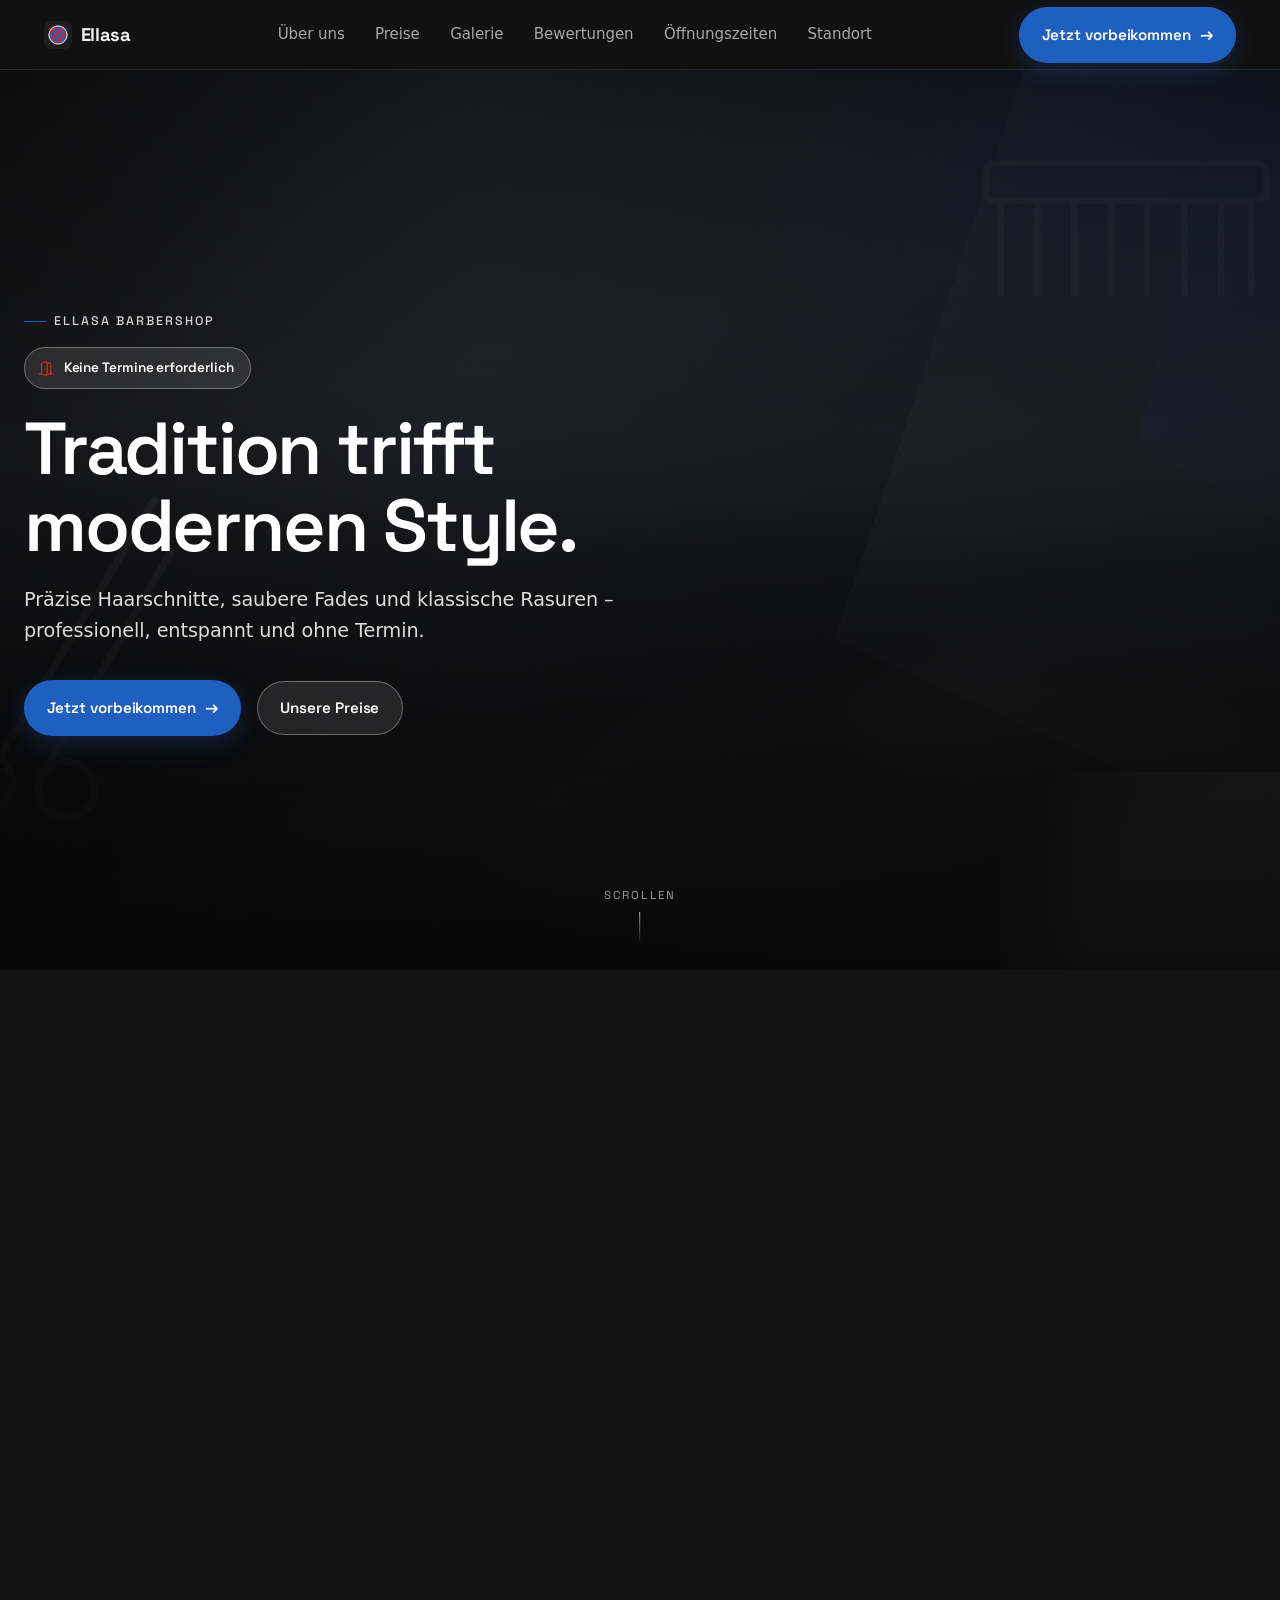
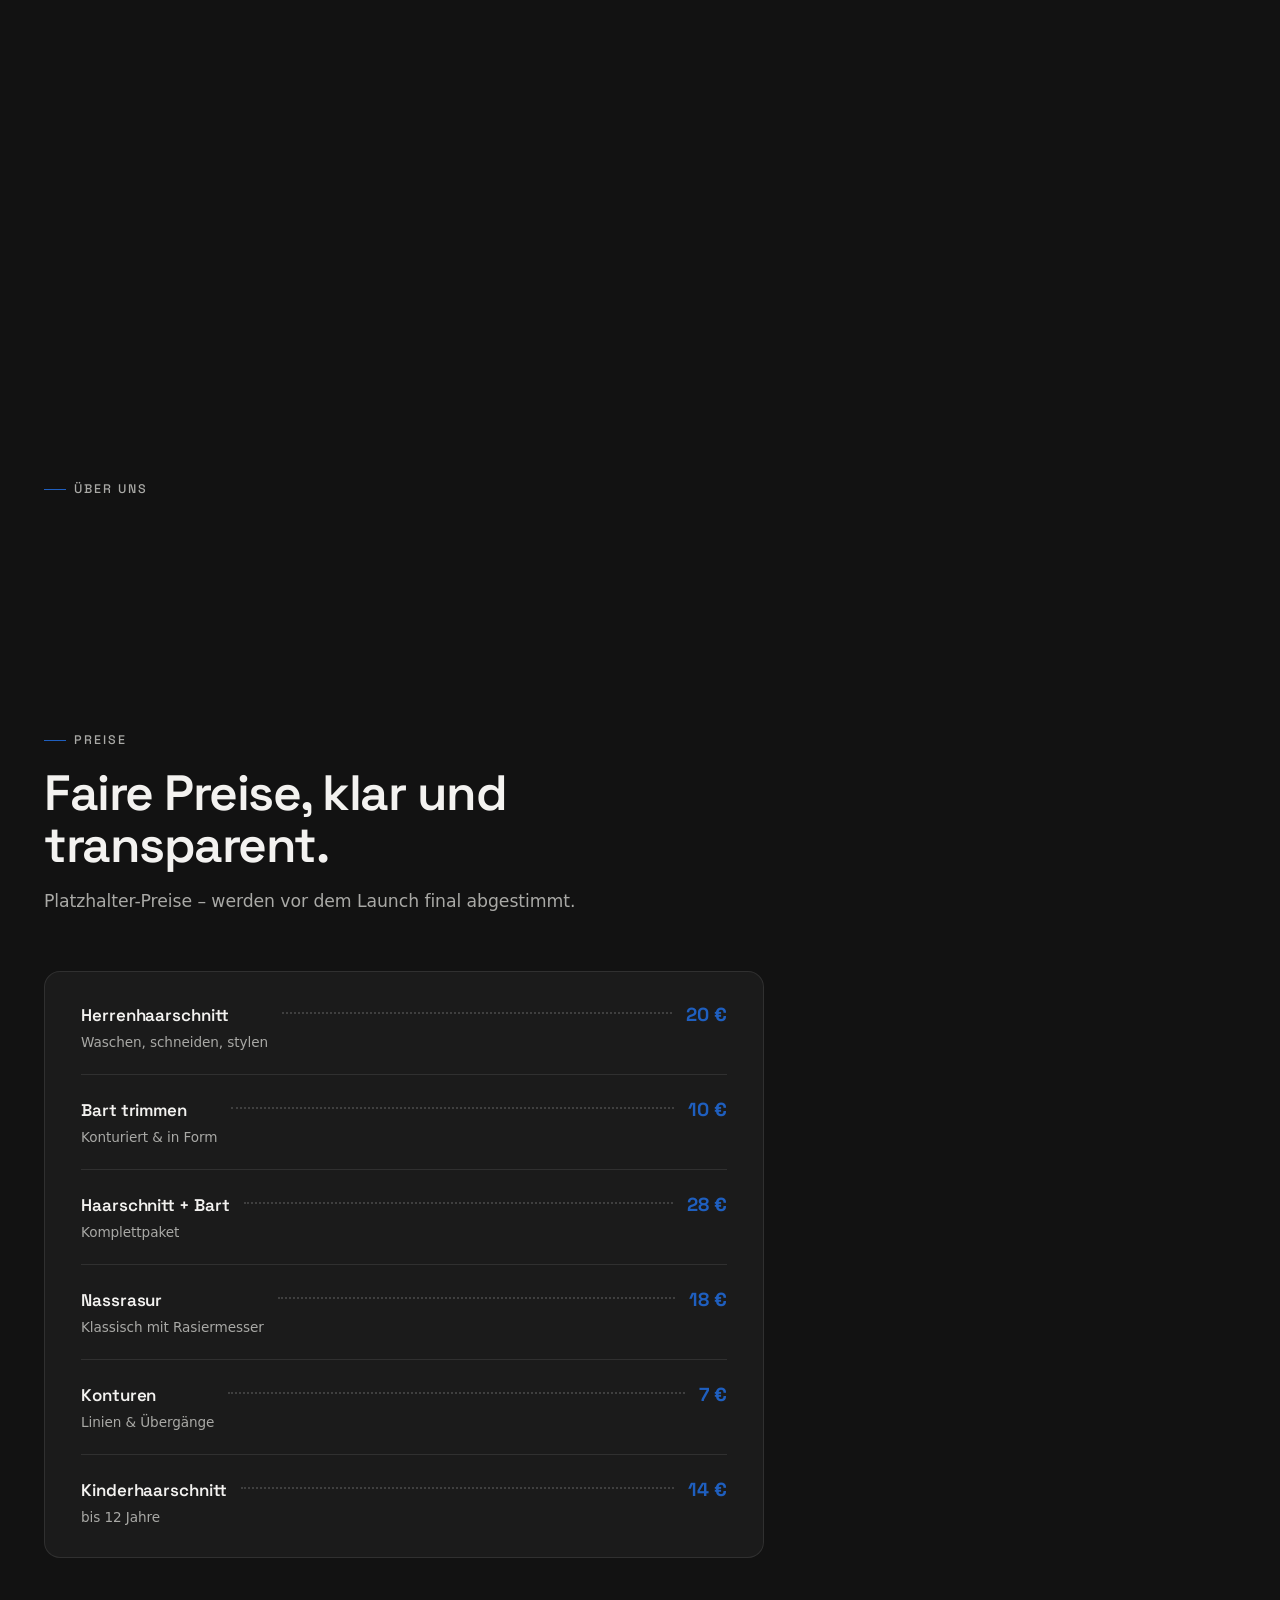
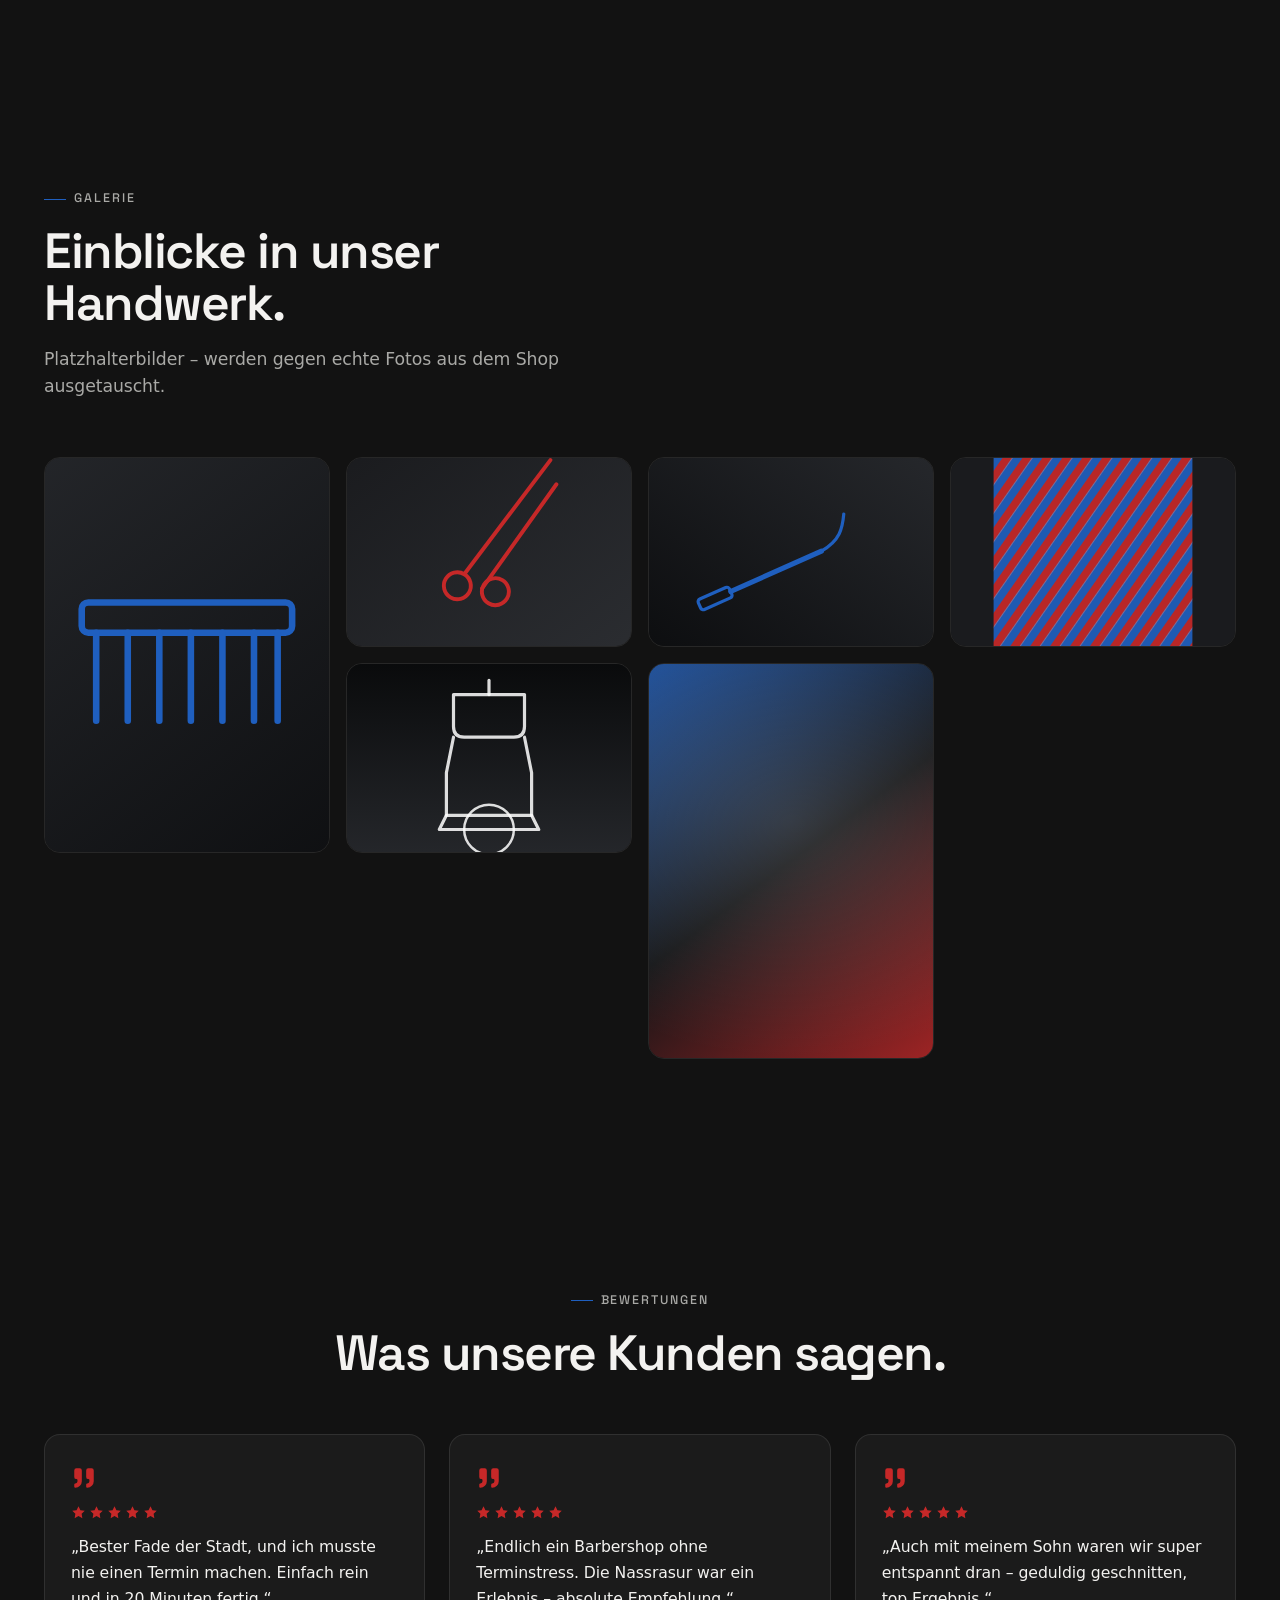
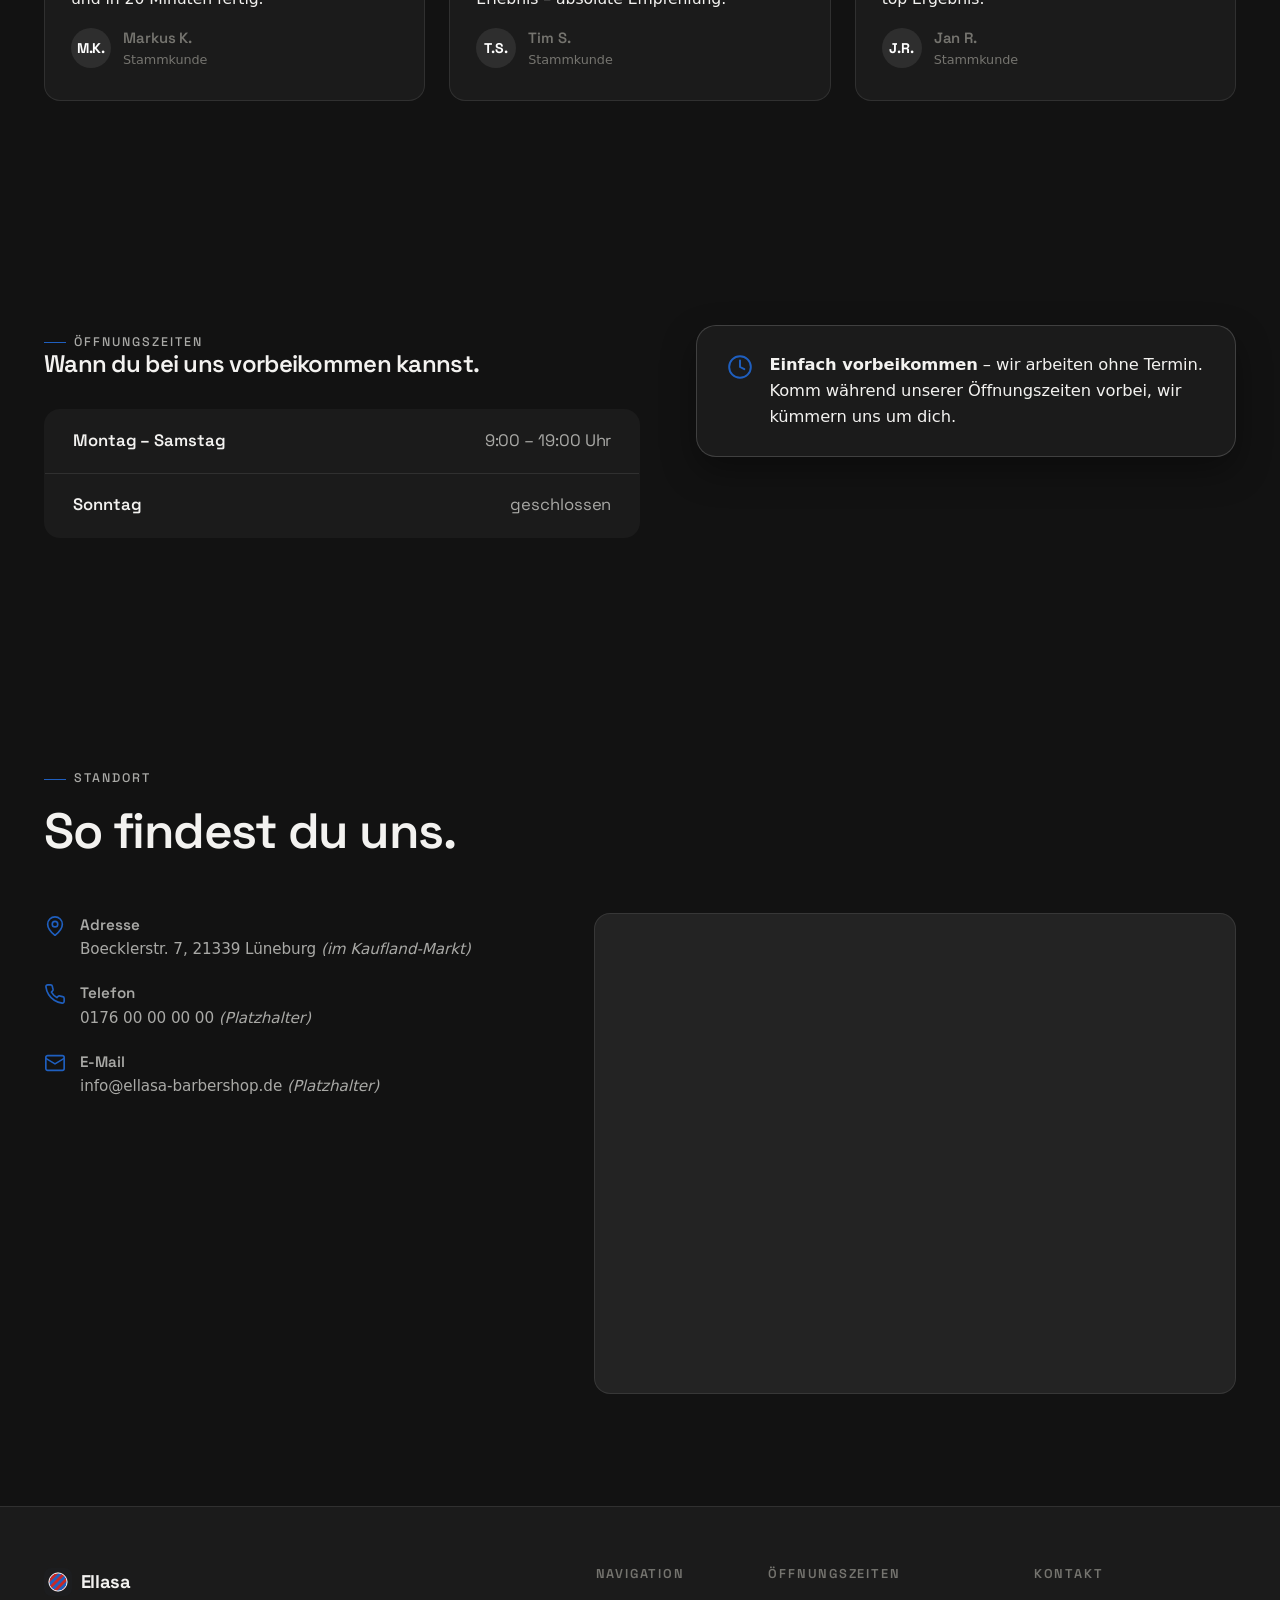
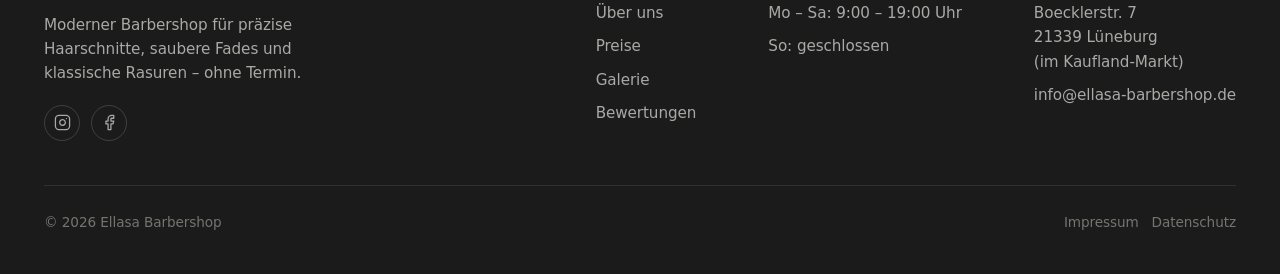
<file: index.html>
<!doctype html>
<html lang="de">
<head>
<meta charset="utf-8" />
<meta name="viewport" content="width=device-width, initial-scale=1" />
<title>Ellasa Barbershop — Tradition trifft modernen Style</title>
<meta name="description" content="Ellasa Barbershop: präzise Haarschnitte, saubere Fades und klassische Rasuren. Professionell, entspannt und ohne Termin — einfach vorbeikommen." />
<!-- Link-only: verhindert, dass Suchmaschinen die Seite listen. Beim offiziellen Launch entfernen. -->
<meta name="robots" content="noindex, nofollow" />

<meta property="og:type" content="website" />
<meta property="og:title" content="Ellasa Barbershop — Tradition trifft modernen Style" />
<meta property="og:description" content="Präzise Haarschnitte, saubere Fades und klassische Rasuren — professionell, entspannt und ohne Termin." />

<link rel="preconnect" href="https://fonts.googleapis.com" />
<link rel="preconnect" href="https://fonts.gstatic.com" crossorigin />
<link href="https://fonts.googleapis.com/css2?family=Space+Grotesk:wght@400;500;600;700&display=swap" rel="stylesheet" />

<link rel="stylesheet" href="styles.css" />
</head>
<body>

<!-- NAV -->
<header class="nav" id="nav">
  <div class="wrap">
    <a href="#top" class="brand" aria-label="Ellasa — Startseite">
      <img class="brand-logo" src="assets/logo.svg" alt="Ellasa Logo" />
      <span>Ellasa</span>
    </a>
    <nav class="nav-links" id="nav-links" aria-label="Hauptnavigation">
      <a href="#ueber">Über uns</a>
      <a href="#preise">Preise</a>
      <a href="#galerie">Galerie</a>
      <a href="#bewertungen">Bewertungen</a>
      <a href="#oeffnungszeiten">Öffnungszeiten</a>
      <a href="#standort">Standort</a>
    </nav>
    <div class="nav-cta">
      <a href="#top" class="btn btn-primary" data-magnetic><span>Jetzt vorbeikommen</span> <span class="btn-arrow">&rarr;</span></a>
      <button class="nav-toggle" id="nav-toggle" aria-expanded="false" aria-controls="nav-links" aria-label="Menü öffnen">
        <svg class="icon-menu" viewBox="0 0 24 24" fill="none" stroke="currentColor" stroke-width="2" stroke-linecap="round" stroke-linejoin="round" aria-hidden="true"><line x1="4" y1="6" x2="20" y2="6"/><line x1="4" y1="12" x2="20" y2="12"/><line x1="4" y1="18" x2="20" y2="18"/></svg>
        <svg class="icon-x" viewBox="0 0 24 24" fill="none" stroke="currentColor" stroke-width="2" stroke-linecap="round" stroke-linejoin="round" aria-hidden="true"><line x1="18" y1="6" x2="6" y2="18"/><line x1="6" y1="6" x2="18" y2="18"/></svg>
      </button>
    </div>
  </div>
</header>

<!-- HERO (sticky, scroll-scrubbed product video) -->
<section class="hero" id="top">
  <div class="hero-stage">
    <div class="hero-media" id="hero-media">
      <!-- Scroll-scrubbed: scrolling through the hero drives the video's playback position (see app.js).
           assets/hero-barber.svg behind it is the instant-paint fallback until the video is ready. -->
      <video id="hero-video" muted playsinline webkit-playsinline preload="auto" poster="assets/hero-barber.svg">
        <source src="assets/hero-clipper.mp4" type="video/mp4" />
      </video>
    </div>
    <!-- Masks the small "Veo" AI-generation watermark burned into the bottom-right corner of the source clip -->
    <div class="hero-watermark-mask" aria-hidden="true"></div>
    <div class="hero-scrim"></div>
    <div class="hero-scrim-2" id="hero-scrim2"></div>

    <div class="hero-content" id="hero-content">
      <span class="eyebrow on-dark">Ellasa Barbershop</span>
      <div class="hero-badges">
        <span class="badge-walkin">
          <svg viewBox="0 0 24 24" fill="none" stroke="currentColor" stroke-width="1.9" stroke-linecap="round" stroke-linejoin="round" aria-hidden="true"><path d="M13 4h3a2 2 0 0 1 2 2v14"/><path d="M2 20h3"/><path d="M13 20h9"/><path d="M10 12v.01"/><path d="M13 4.562v16.157a1 1 0 0 1-1.242.97L5 20V5.562a2 2 0 0 1 1.515-1.94l4-1A2 2 0 0 1 13 4.561Z"/></svg>
          Keine Termine erforderlich
        </span>
      </div>
      <h1>Tradition trifft modernen Style.</h1>
      <p class="hero-sub">Präzise Haarschnitte, saubere Fades und klassische Rasuren – professionell, entspannt und ohne Termin.</p>
      <div class="hero-actions">
        <a href="#oeffnungszeiten" class="btn btn-primary" data-magnetic><span>Jetzt vorbeikommen</span> <span class="btn-arrow">&rarr;</span></a>
        <a href="#preise" class="btn btn-light">Unsere Preise</a>
      </div>
    </div>

    <div class="hero-scrollcue" aria-hidden="true">Scrollen<span></span></div>
  </div>
</section>

<!-- ÜBER ELLASA -->
<section id="ueber">
  <div class="wrap">
    <div class="intro-narrow reveal">
      <span class="eyebrow">Über uns</span>
      <!-- Inhalt folgt -->
    </div>
  </div>
</section>

<!-- PREISE -->
<section id="preise">
  <div class="wrap">
    <div class="sec-head reveal">
      <span class="eyebrow">Preise</span>
      <h2>Faire Preise, klar und transparent.</h2>
      <p>Platzhalter-Preise – werden vor dem Launch final abgestimmt.</p>
    </div>
    <div class="price-list reveal">
      <div class="price-row">
        <span class="price-name">Herrenhaarschnitt<small>Waschen, schneiden, stylen</small></span>
        <span class="price-fill"></span>
        <span class="price-amount">20 €</span>
      </div>
      <div class="price-row">
        <span class="price-name">Bart trimmen<small>Konturiert &amp; in Form</small></span>
        <span class="price-fill"></span>
        <span class="price-amount">10 €</span>
      </div>
      <div class="price-row">
        <span class="price-name">Haarschnitt + Bart<small>Komplettpaket</small></span>
        <span class="price-fill"></span>
        <span class="price-amount">28 €</span>
      </div>
      <div class="price-row">
        <span class="price-name">Nassrasur<small>Klassisch mit Rasiermesser</small></span>
        <span class="price-fill"></span>
        <span class="price-amount">18 €</span>
      </div>
      <div class="price-row">
        <span class="price-name">Konturen<small>Linien &amp; Übergänge</small></span>
        <span class="price-fill"></span>
        <span class="price-amount">7 €</span>
      </div>
      <div class="price-row">
        <span class="price-name">Kinderhaarschnitt<small>bis 12 Jahre</small></span>
        <span class="price-fill"></span>
        <span class="price-amount">14 €</span>
      </div>
    </div>
  </div>
</section>

<!-- GALERIE -->
<section id="galerie">
  <div class="wrap">
    <div class="sec-head reveal">
      <span class="eyebrow">Galerie</span>
      <h2>Einblicke in unser Handwerk.</h2>
      <p>Platzhalterbilder – werden gegen echte Fotos aus dem Shop ausgetauscht.</p>
    </div>
    <!-- Placeholder: swap assets/gallery-1.svg … gallery-6.svg for real photography -->
    <div class="gallery-grid reveal">
      <img class="gallery-item" src="assets/gallery-1.svg" alt="Platzhalter: Kamm-Motiv" loading="lazy" />
      <img class="gallery-item" src="assets/gallery-2.svg" alt="Platzhalter: Scheren-Motiv" loading="lazy" />
      <img class="gallery-item" src="assets/gallery-3.svg" alt="Platzhalter: Rasiermesser-Motiv" loading="lazy" />
      <img class="gallery-item" src="assets/gallery-4.svg" alt="Platzhalter: Barber-Pole-Streifen" loading="lazy" />
      <img class="gallery-item" src="assets/gallery-5.svg" alt="Platzhalter: Barbierstuhl-Silhouette" loading="lazy" />
      <img class="gallery-item" src="assets/gallery-6.svg" alt="Platzhalter: Abstraktes Farbverlaufs-Panel" loading="lazy" />
    </div>
  </div>
</section>

<!-- KUNDENBEWERTUNGEN -->
<section id="bewertungen">
  <div class="wrap">
    <div class="sec-head center reveal">
      <span class="eyebrow">Bewertungen</span>
      <h2>Was unsere Kunden sagen.</h2>
    </div>
    <div class="testimonial-grid">
      <article class="testimonial-card reveal">
        <svg class="quote-mark" viewBox="0 0 24 24" fill="currentColor" aria-hidden="true"><path d="M16 3a2 2 0 0 0-2 2v6a2 2 0 0 0 2 2 1 1 0 0 1 1 1v1a2 2 0 0 1-2 2 1 1 0 0 0-1 1v2a1 1 0 0 0 1 1 6 6 0 0 0 6-6V5a2 2 0 0 0-2-2z"/><path d="M5 3a2 2 0 0 0-2 2v6a2 2 0 0 0 2 2 1 1 0 0 1 1 1v1a2 2 0 0 1-2 2 1 1 0 0 0-1 1v2a1 1 0 0 0 1 1 6 6 0 0 0 6-6V5a2 2 0 0 0-2-2z"/></svg>
        <div class="stars" aria-hidden="true">
          <svg viewBox="0 0 24 24"><polygon points="12 2 15.09 8.26 22 9.27 17 14.14 18.18 21.02 12 17.77 5.82 21.02 7 14.14 2 9.27 8.91 8.26 12 2"/></svg>
          <svg viewBox="0 0 24 24"><polygon points="12 2 15.09 8.26 22 9.27 17 14.14 18.18 21.02 12 17.77 5.82 21.02 7 14.14 2 9.27 8.91 8.26 12 2"/></svg>
          <svg viewBox="0 0 24 24"><polygon points="12 2 15.09 8.26 22 9.27 17 14.14 18.18 21.02 12 17.77 5.82 21.02 7 14.14 2 9.27 8.91 8.26 12 2"/></svg>
          <svg viewBox="0 0 24 24"><polygon points="12 2 15.09 8.26 22 9.27 17 14.14 18.18 21.02 12 17.77 5.82 21.02 7 14.14 2 9.27 8.91 8.26 12 2"/></svg>
          <svg viewBox="0 0 24 24"><polygon points="12 2 15.09 8.26 22 9.27 17 14.14 18.18 21.02 12 17.77 5.82 21.02 7 14.14 2 9.27 8.91 8.26 12 2"/></svg>
        </div>
        <p class="quote">„Bester Fade der Stadt, und ich musste nie einen Termin machen. Einfach rein und in 20 Minuten fertig.“</p>
        <div class="testimonial-author">
          <span class="avatar">M.K.</span>
          <span><b>Markus K.</b><span>Stammkunde</span></span>
        </div>
      </article>
      <article class="testimonial-card reveal">
        <svg class="quote-mark" viewBox="0 0 24 24" fill="currentColor" aria-hidden="true"><path d="M16 3a2 2 0 0 0-2 2v6a2 2 0 0 0 2 2 1 1 0 0 1 1 1v1a2 2 0 0 1-2 2 1 1 0 0 0-1 1v2a1 1 0 0 0 1 1 6 6 0 0 0 6-6V5a2 2 0 0 0-2-2z"/><path d="M5 3a2 2 0 0 0-2 2v6a2 2 0 0 0 2 2 1 1 0 0 1 1 1v1a2 2 0 0 1-2 2 1 1 0 0 0-1 1v2a1 1 0 0 0 1 1 6 6 0 0 0 6-6V5a2 2 0 0 0-2-2z"/></svg>
        <div class="stars" aria-hidden="true">
          <svg viewBox="0 0 24 24"><polygon points="12 2 15.09 8.26 22 9.27 17 14.14 18.18 21.02 12 17.77 5.82 21.02 7 14.14 2 9.27 8.91 8.26 12 2"/></svg>
          <svg viewBox="0 0 24 24"><polygon points="12 2 15.09 8.26 22 9.27 17 14.14 18.18 21.02 12 17.77 5.82 21.02 7 14.14 2 9.27 8.91 8.26 12 2"/></svg>
          <svg viewBox="0 0 24 24"><polygon points="12 2 15.09 8.26 22 9.27 17 14.14 18.18 21.02 12 17.77 5.82 21.02 7 14.14 2 9.27 8.91 8.26 12 2"/></svg>
          <svg viewBox="0 0 24 24"><polygon points="12 2 15.09 8.26 22 9.27 17 14.14 18.18 21.02 12 17.77 5.82 21.02 7 14.14 2 9.27 8.91 8.26 12 2"/></svg>
          <svg viewBox="0 0 24 24"><polygon points="12 2 15.09 8.26 22 9.27 17 14.14 18.18 21.02 12 17.77 5.82 21.02 7 14.14 2 9.27 8.91 8.26 12 2"/></svg>
        </div>
        <p class="quote">„Endlich ein Barbershop ohne Terminstress. Die Nassrasur war ein Erlebnis – absolute Empfehlung.“</p>
        <div class="testimonial-author">
          <span class="avatar">T.S.</span>
          <span><b>Tim S.</b><span>Stammkunde</span></span>
        </div>
      </article>
      <article class="testimonial-card reveal">
        <svg class="quote-mark" viewBox="0 0 24 24" fill="currentColor" aria-hidden="true"><path d="M16 3a2 2 0 0 0-2 2v6a2 2 0 0 0 2 2 1 1 0 0 1 1 1v1a2 2 0 0 1-2 2 1 1 0 0 0-1 1v2a1 1 0 0 0 1 1 6 6 0 0 0 6-6V5a2 2 0 0 0-2-2z"/><path d="M5 3a2 2 0 0 0-2 2v6a2 2 0 0 0 2 2 1 1 0 0 1 1 1v1a2 2 0 0 1-2 2 1 1 0 0 0-1 1v2a1 1 0 0 0 1 1 6 6 0 0 0 6-6V5a2 2 0 0 0-2-2z"/></svg>
        <div class="stars" aria-hidden="true">
          <svg viewBox="0 0 24 24"><polygon points="12 2 15.09 8.26 22 9.27 17 14.14 18.18 21.02 12 17.77 5.82 21.02 7 14.14 2 9.27 8.91 8.26 12 2"/></svg>
          <svg viewBox="0 0 24 24"><polygon points="12 2 15.09 8.26 22 9.27 17 14.14 18.18 21.02 12 17.77 5.82 21.02 7 14.14 2 9.27 8.91 8.26 12 2"/></svg>
          <svg viewBox="0 0 24 24"><polygon points="12 2 15.09 8.26 22 9.27 17 14.14 18.18 21.02 12 17.77 5.82 21.02 7 14.14 2 9.27 8.91 8.26 12 2"/></svg>
          <svg viewBox="0 0 24 24"><polygon points="12 2 15.09 8.26 22 9.27 17 14.14 18.18 21.02 12 17.77 5.82 21.02 7 14.14 2 9.27 8.91 8.26 12 2"/></svg>
          <svg viewBox="0 0 24 24"><polygon points="12 2 15.09 8.26 22 9.27 17 14.14 18.18 21.02 12 17.77 5.82 21.02 7 14.14 2 9.27 8.91 8.26 12 2"/></svg>
        </div>
        <p class="quote">„Auch mit meinem Sohn waren wir super entspannt dran – geduldig geschnitten, top Ergebnis.“</p>
        <div class="testimonial-author">
          <span class="avatar">J.R.</span>
          <span><b>Jan R.</b><span>Stammkunde</span></span>
        </div>
      </article>
    </div>
  </div>
</section>

<!-- ÖFFNUNGSZEITEN -->
<section id="oeffnungszeiten">
  <div class="wrap">
    <div class="hours-layout">
      <div class="reveal">
        <span class="eyebrow">Öffnungszeiten</span>
        <h2>Wann du bei uns vorbeikommen kannst.</h2>
        <table class="hours-table" style="margin-top:2rem">
          <tr><td>Montag – Samstag</td><td>9:00 – 19:00 Uhr</td></tr>
          <tr><td>Sonntag</td><td>geschlossen</td></tr>
        </table>
      </div>
      <div class="callout callout-light reveal">
        <svg viewBox="0 0 24 24" fill="none" stroke="currentColor" stroke-width="1.8" stroke-linecap="round" stroke-linejoin="round" aria-hidden="true"><circle cx="12" cy="12" r="10"/><polyline points="12 6 12 12 16 14"/></svg>
        <p><strong>Einfach vorbeikommen</strong> – wir arbeiten ohne Termin. Komm während unserer Öffnungszeiten vorbei, wir kümmern uns um dich.</p>
      </div>
    </div>
  </div>
</section>

<!-- STANDORT -->
<section id="standort">
  <div class="wrap">
    <div class="sec-head reveal">
      <span class="eyebrow">Standort</span>
      <h2>So findest du uns.</h2>
    </div>
    <div class="location-layout">
      <div class="location-info reveal">
        <div class="row">
          <svg viewBox="0 0 24 24" fill="none" stroke="currentColor" stroke-width="1.8" stroke-linecap="round" stroke-linejoin="round" aria-hidden="true"><path d="M20 10c0 4.993-5.539 10.193-7.399 11.799a1 1 0 0 1-1.202 0C9.539 20.193 4 14.993 4 10a8 8 0 0 1 16 0"/><circle cx="12" cy="10" r="3"/></svg>
          <span><b>Adresse</b><span>Boecklerstr. 7, 21339 Lüneburg <em>(im Kaufland-Markt)</em></span></span>
        </div>
        <div class="row">
          <svg viewBox="0 0 24 24" fill="none" stroke="currentColor" stroke-width="1.8" stroke-linecap="round" stroke-linejoin="round" aria-hidden="true"><path d="M22 16.92v3a2 2 0 0 1-2.18 2 19.79 19.79 0 0 1-8.63-3.07 19.5 19.5 0 0 1-6-6 19.79 19.79 0 0 1-3.07-8.67A2 2 0 0 1 4.11 2h3a2 2 0 0 1 2 1.72c.13.96.36 1.9.7 2.81a2 2 0 0 1-.45 2.11L8.09 9.91a16 16 0 0 0 6 6l1.27-1.27a2 2 0 0 1 2.11-.45c.9.34 1.85.57 2.81.7A2 2 0 0 1 22 16.92Z"/></svg>
          <span><b>Telefon</b><span>0176 00 00 00 00 <em>(Platzhalter)</em></span></span>
        </div>
        <div class="row">
          <svg viewBox="0 0 24 24" fill="none" stroke="currentColor" stroke-width="1.8" stroke-linecap="round" stroke-linejoin="round" aria-hidden="true"><rect x="2" y="4" width="20" height="16" rx="2"/><path d="m22 7-10 6L2 7"/></svg>
          <span><b>E-Mail</b><span>info@ellasa-barbershop.de <em>(Platzhalter)</em></span></span>
        </div>
      </div>
      <div class="map-embed reveal">
        <iframe src="https://www.google.com/maps?q=Boecklerstr.+7,+21339+L%C3%BCneburg&output=embed" title="Standort von Ellasa Barbershop" loading="lazy" referrerpolicy="no-referrer-when-downgrade"></iframe>
      </div>
    </div>
  </div>
</section>

<!-- FOOTER -->
<footer>
  <div class="wrap">
    <div class="foot-top">
      <div class="foot-brand">
        <a href="#top" class="brand" aria-label="Ellasa — Startseite">
          <img class="brand-logo" src="assets/logo.svg" alt="Ellasa Logo" />
          <span>Ellasa</span>
        </a>
        <p>Moderner Barbershop für präzise Haarschnitte, saubere Fades und klassische Rasuren – ohne Termin.</p>
        <div class="foot-social">
          <a href="#" rel="noopener" aria-label="Ellasa auf Instagram"><svg viewBox="0 0 24 24" fill="none" stroke="currentColor" stroke-width="1.8" stroke-linecap="round" stroke-linejoin="round" aria-hidden="true"><rect x="2" y="2" width="20" height="20" rx="5" ry="5"/><path d="M16 11.37A4 4 0 1 1 12.63 8 4 4 0 0 1 16 11.37z"/><line x1="17.5" y1="6.5" x2="17.51" y2="6.5"/></svg></a>
          <a href="#" rel="noopener" aria-label="Ellasa auf Facebook"><svg viewBox="0 0 24 24" fill="none" stroke="currentColor" stroke-width="1.8" stroke-linecap="round" stroke-linejoin="round" aria-hidden="true"><path d="M18 2h-3a5 5 0 0 0-5 5v3H7v4h3v8h4v-8h3l1-4h-4V7a1 1 0 0 1 1-1h3z"/></svg></a>
        </div>
      </div>
      <div class="foot-cols">
        <div class="foot-col">
          <h4>Navigation</h4>
          <a href="#ueber">Über uns</a>
          <a href="#preise">Preise</a>
          <a href="#galerie">Galerie</a>
          <a href="#bewertungen">Bewertungen</a>
        </div>
        <div class="foot-col">
          <h4>Öffnungszeiten</h4>
          <p>Mo – Sa: 9:00 – 19:00 Uhr</p>
          <p>So: geschlossen</p>
        </div>
        <div class="foot-col">
          <h4>Kontakt</h4>
          <p>Boecklerstr. 7<br>21339 Lüneburg<br>(im Kaufland-Markt)</p>
          <a href="mailto:info@ellasa-barbershop.de">info@ellasa-barbershop.de</a>
        </div>
      </div>
    </div>
    <div class="foot-bottom">
      <span>© 2026 Ellasa Barbershop</span>
      <span><a href="impressum.html">Impressum</a> &nbsp; <a href="datenschutz.html">Datenschutz</a></span>
    </div>
  </div>
</footer>

<script src="app.js"></script>
</body>
</html>
</file>
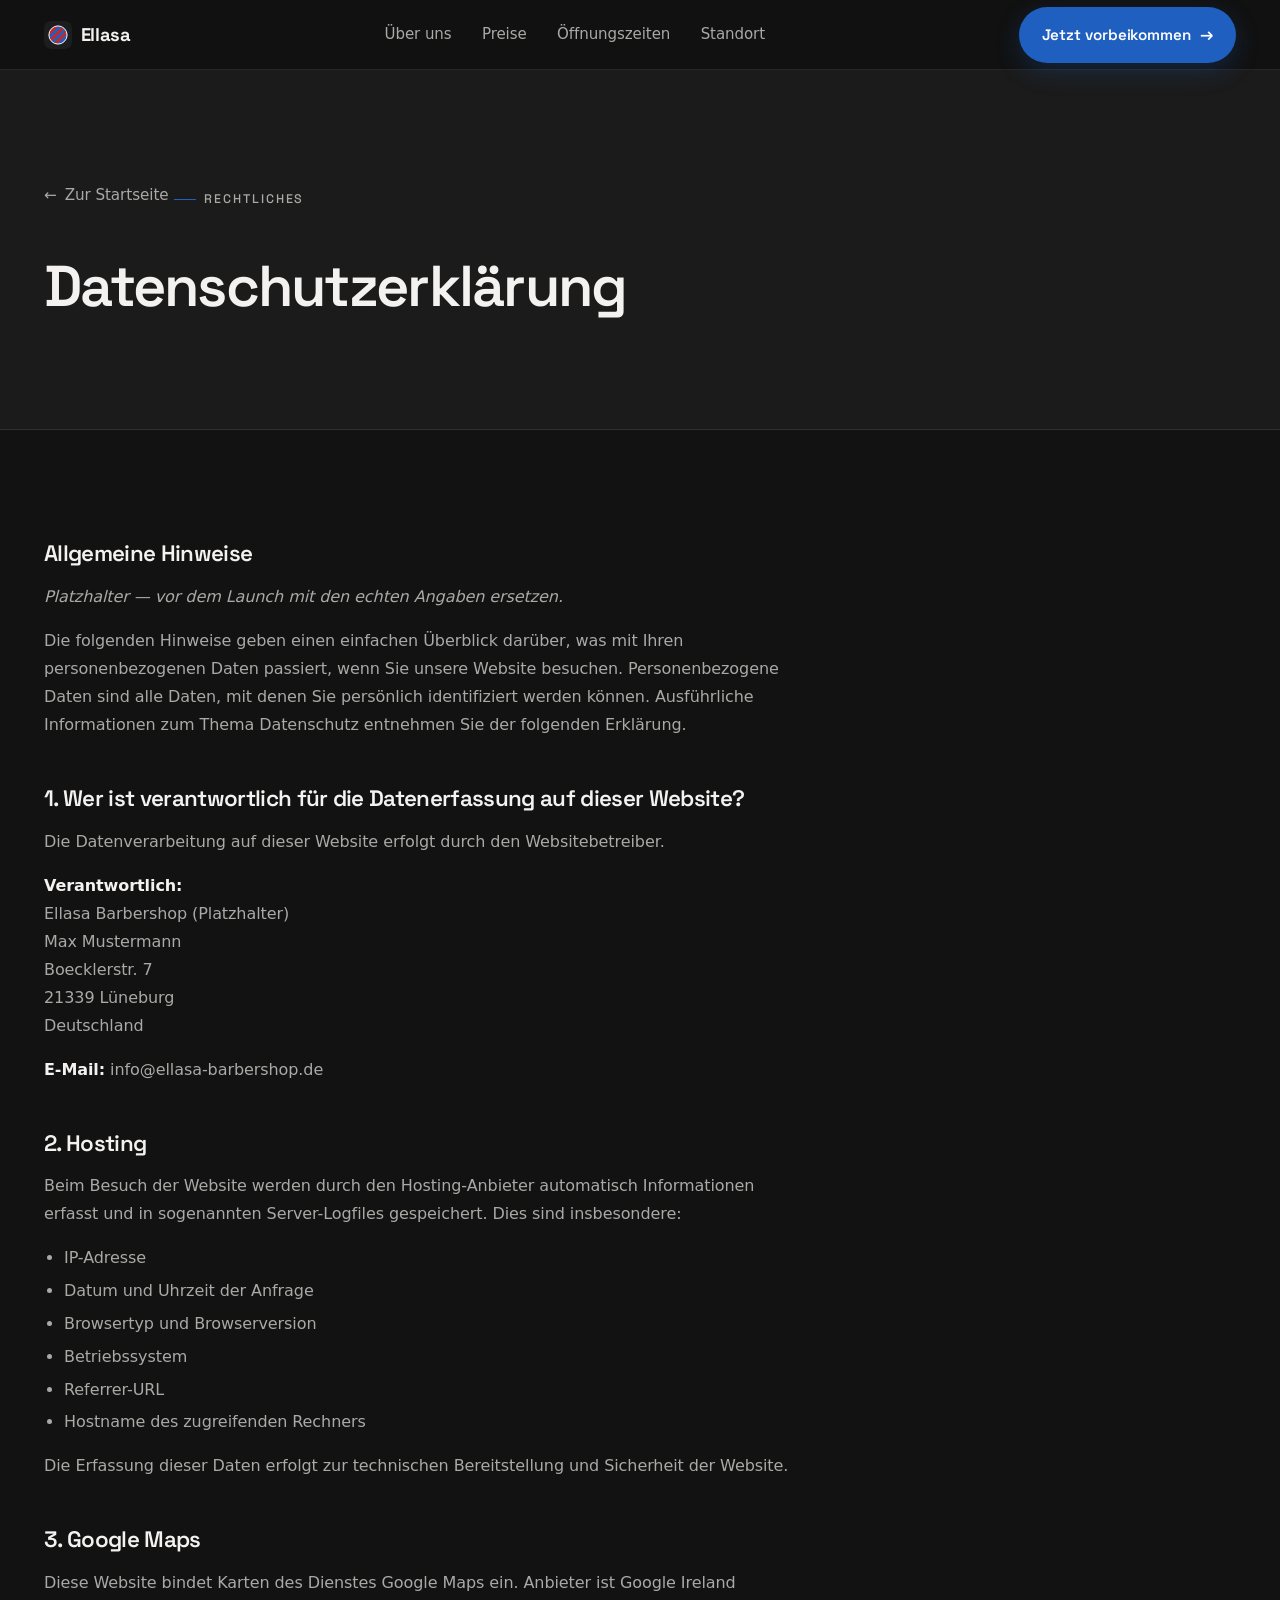
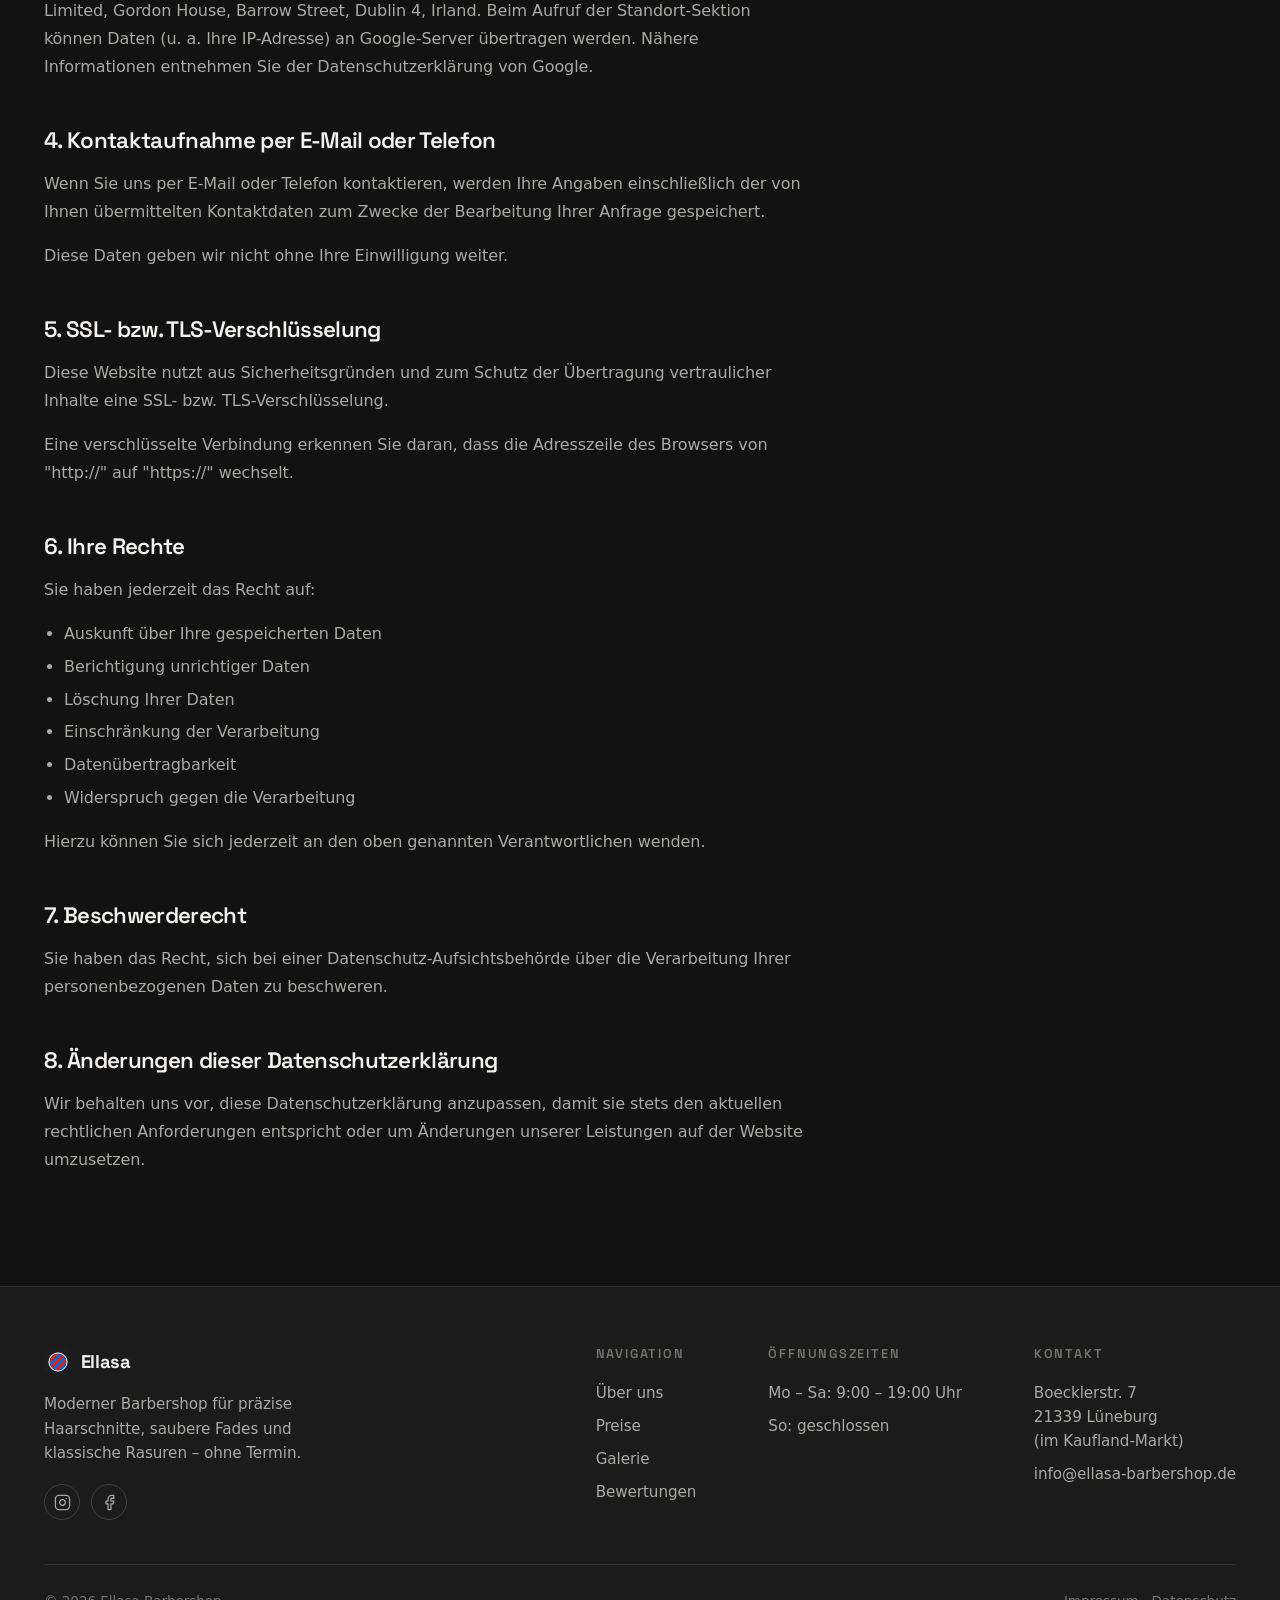
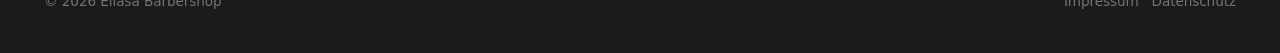
<file: datenschutz.html>
<!doctype html>
<html lang="de">
<head>
<meta charset="utf-8" />
<meta name="viewport" content="width=device-width, initial-scale=1" />
<title>Datenschutz | Ellasa Barbershop</title>
<meta name="description" content="Datenschutzerklärung von Ellasa Barbershop: welche Daten wir erheben und wie wir sie verarbeiten." />
<meta name="robots" content="noindex, nofollow" />
<link rel="preconnect" href="https://fonts.googleapis.com" />
<link rel="preconnect" href="https://fonts.gstatic.com" crossorigin />
<link href="https://fonts.googleapis.com/css2?family=Space+Grotesk:wght@400;500;600;700&display=swap" rel="stylesheet" />
<link rel="stylesheet" href="styles.css" />
</head>
<body>

<header class="nav" id="nav">
  <div class="wrap">
    <a href="index.html" class="brand">
      <img class="brand-logo" src="assets/logo.svg" alt="Ellasa Logo" />
      <span>Ellasa</span>
    </a>
    <nav class="nav-links" id="nav-links">
      <a href="index.html#ueber">Über uns</a>
      <a href="index.html#preise">Preise</a>
      <a href="index.html#oeffnungszeiten">Öffnungszeiten</a>
      <a href="index.html#standort">Standort</a>
    </nav>
    <div class="nav-cta">
      <a href="index.html#top" class="btn btn-primary" data-magnetic><span>Jetzt vorbeikommen</span> <span class="btn-arrow">&rarr;</span></a>
      <button class="nav-toggle" id="nav-toggle" aria-expanded="false" aria-controls="nav-links" aria-label="Menü öffnen">
        <svg class="icon-menu" viewBox="0 0 24 24" fill="none" stroke="currentColor" stroke-width="2" stroke-linecap="round" stroke-linejoin="round" aria-hidden="true"><line x1="4" y1="6" x2="20" y2="6"/><line x1="4" y1="12" x2="20" y2="12"/><line x1="4" y1="18" x2="20" y2="18"/></svg>
        <svg class="icon-x" viewBox="0 0 24 24" fill="none" stroke="currentColor" stroke-width="2" stroke-linecap="round" stroke-linejoin="round" aria-hidden="true"><line x1="18" y1="6" x2="6" y2="18"/><line x1="6" y1="6" x2="18" y2="18"/></svg>
      </button>
    </div>
  </div>
</header>

<!-- PAGE HERO -->
<section class="page-hero">
  <div class="wrap">
    <a href="index.html" class="back-link"><span aria-hidden="true">&larr;</span> Zur Startseite</a>
    <span class="eyebrow">Rechtliches</span>
    <h1>Datenschutzerklärung</h1>
  </div>
</section>

<!-- LEGAL CONTENT (Platzhalter — vor dem Launch mit echten Angaben ersetzen) -->
<section>
  <div class="wrap">
    <div class="legal-wrap">

      <div class="legal-block reveal">
        <h2>Allgemeine Hinweise</h2>
        <p><em>Platzhalter — vor dem Launch mit den echten Angaben ersetzen.</em></p>
        <p>Die folgenden Hinweise geben einen einfachen Überblick darüber, was mit Ihren personenbezogenen Daten passiert, wenn Sie unsere Website besuchen. Personenbezogene Daten sind alle Daten, mit denen Sie persönlich identifiziert werden können. Ausführliche Informationen zum Thema Datenschutz entnehmen Sie der folgenden Erklärung.</p>
      </div>

      <div class="legal-block reveal">
        <h2>1. Wer ist verantwortlich für die Datenerfassung auf dieser Website?</h2>
        <p>Die Datenverarbeitung auf dieser Website erfolgt durch den Websitebetreiber.</p>
        <p>
          <strong>Verantwortlich:</strong><br />
          Ellasa Barbershop (Platzhalter)<br />
          Max Mustermann<br />
          Boecklerstr. 7<br />
          21339 Lüneburg<br />
          Deutschland
        </p>
        <p><strong>E-Mail:</strong> info@ellasa-barbershop.de</p>
      </div>

      <div class="legal-block reveal">
        <h2>2. Hosting</h2>
        <p>Beim Besuch der Website werden durch den Hosting-Anbieter automatisch Informationen erfasst und in sogenannten Server-Logfiles gespeichert. Dies sind insbesondere:</p>
        <ul>
          <li>IP-Adresse</li>
          <li>Datum und Uhrzeit der Anfrage</li>
          <li>Browsertyp und Browserversion</li>
          <li>Betriebssystem</li>
          <li>Referrer-URL</li>
          <li>Hostname des zugreifenden Rechners</li>
        </ul>
        <p>Die Erfassung dieser Daten erfolgt zur technischen Bereitstellung und Sicherheit der Website.</p>
      </div>

      <div class="legal-block reveal">
        <h2>3. Google Maps</h2>
        <p>Diese Website bindet Karten des Dienstes Google Maps ein. Anbieter ist Google Ireland Limited, Gordon House, Barrow Street, Dublin 4, Irland. Beim Aufruf der Standort-Sektion können Daten (u. a. Ihre IP-Adresse) an Google-Server übertragen werden. Nähere Informationen entnehmen Sie der Datenschutzerklärung von Google.</p>
      </div>

      <div class="legal-block reveal">
        <h2>4. Kontaktaufnahme per E-Mail oder Telefon</h2>
        <p>Wenn Sie uns per E-Mail oder Telefon kontaktieren, werden Ihre Angaben einschließlich der von Ihnen übermittelten Kontaktdaten zum Zwecke der Bearbeitung Ihrer Anfrage gespeichert.</p>
        <p>Diese Daten geben wir nicht ohne Ihre Einwilligung weiter.</p>
      </div>

      <div class="legal-block reveal">
        <h2>5. SSL- bzw. TLS-Verschlüsselung</h2>
        <p>Diese Website nutzt aus Sicherheitsgründen und zum Schutz der Übertragung vertraulicher Inhalte eine SSL- bzw. TLS-Verschlüsselung.</p>
        <p>Eine verschlüsselte Verbindung erkennen Sie daran, dass die Adresszeile des Browsers von "http://" auf "https://" wechselt.</p>
      </div>

      <div class="legal-block reveal">
        <h2>6. Ihre Rechte</h2>
        <p>Sie haben jederzeit das Recht auf:</p>
        <ul>
          <li>Auskunft über Ihre gespeicherten Daten</li>
          <li>Berichtigung unrichtiger Daten</li>
          <li>Löschung Ihrer Daten</li>
          <li>Einschränkung der Verarbeitung</li>
          <li>Datenübertragbarkeit</li>
          <li>Widerspruch gegen die Verarbeitung</li>
        </ul>
        <p>Hierzu können Sie sich jederzeit an den oben genannten Verantwortlichen wenden.</p>
      </div>

      <div class="legal-block reveal">
        <h2>7. Beschwerderecht</h2>
        <p>Sie haben das Recht, sich bei einer Datenschutz-Aufsichtsbehörde über die Verarbeitung Ihrer personenbezogenen Daten zu beschweren.</p>
      </div>

      <div class="legal-block reveal">
        <h2>8. Änderungen dieser Datenschutzerklärung</h2>
        <p>Wir behalten uns vor, diese Datenschutzerklärung anzupassen, damit sie stets den aktuellen rechtlichen Anforderungen entspricht oder um Änderungen unserer Leistungen auf der Website umzusetzen.</p>
      </div>

    </div>
  </div>
</section>

<!-- FOOTER -->
<footer>
  <div class="wrap">
    <div class="foot-top">
      <div class="foot-brand">
        <div class="brand">
          <img class="brand-logo" src="assets/logo.svg" alt="Ellasa Logo" />
          <span>Ellasa</span>
        </div>
        <p>Moderner Barbershop für präzise Haarschnitte, saubere Fades und klassische Rasuren – ohne Termin.</p>
        <div class="foot-social">
          <a href="#" rel="noopener" aria-label="Ellasa auf Instagram"><svg viewBox="0 0 24 24" fill="none" stroke="currentColor" stroke-width="1.8" stroke-linecap="round" stroke-linejoin="round" aria-hidden="true"><rect x="2" y="2" width="20" height="20" rx="5" ry="5"/><path d="M16 11.37A4 4 0 1 1 12.63 8 4 4 0 0 1 16 11.37z"/><line x1="17.5" y1="6.5" x2="17.51" y2="6.5"/></svg></a>
          <a href="#" rel="noopener" aria-label="Ellasa auf Facebook"><svg viewBox="0 0 24 24" fill="none" stroke="currentColor" stroke-width="1.8" stroke-linecap="round" stroke-linejoin="round" aria-hidden="true"><path d="M18 2h-3a5 5 0 0 0-5 5v3H7v4h3v8h4v-8h3l1-4h-4V7a1 1 0 0 1 1-1h3z"/></svg></a>
        </div>
      </div>
      <div class="foot-cols">
        <div class="foot-col">
          <h4>Navigation</h4>
          <a href="index.html#ueber">Über uns</a>
          <a href="index.html#preise">Preise</a>
          <a href="index.html#galerie">Galerie</a>
          <a href="index.html#bewertungen">Bewertungen</a>
        </div>
        <div class="foot-col">
          <h4>Öffnungszeiten</h4>
          <p>Mo – Sa: 9:00 – 19:00 Uhr</p>
          <p>So: geschlossen</p>
        </div>
        <div class="foot-col">
          <h4>Kontakt</h4>
          <p>Boecklerstr. 7<br>21339 Lüneburg<br>(im Kaufland-Markt)</p>
          <a href="mailto:info@ellasa-barbershop.de">info@ellasa-barbershop.de</a>
        </div>
      </div>
    </div>
    <div class="foot-bottom">
      <span>© 2026 Ellasa Barbershop</span>
      <span><a href="impressum.html">Impressum</a> &nbsp; <a href="datenschutz.html">Datenschutz</a></span>
    </div>
  </div>
</footer>

<script src="app.js"></script>
</body>
</html>
</file>
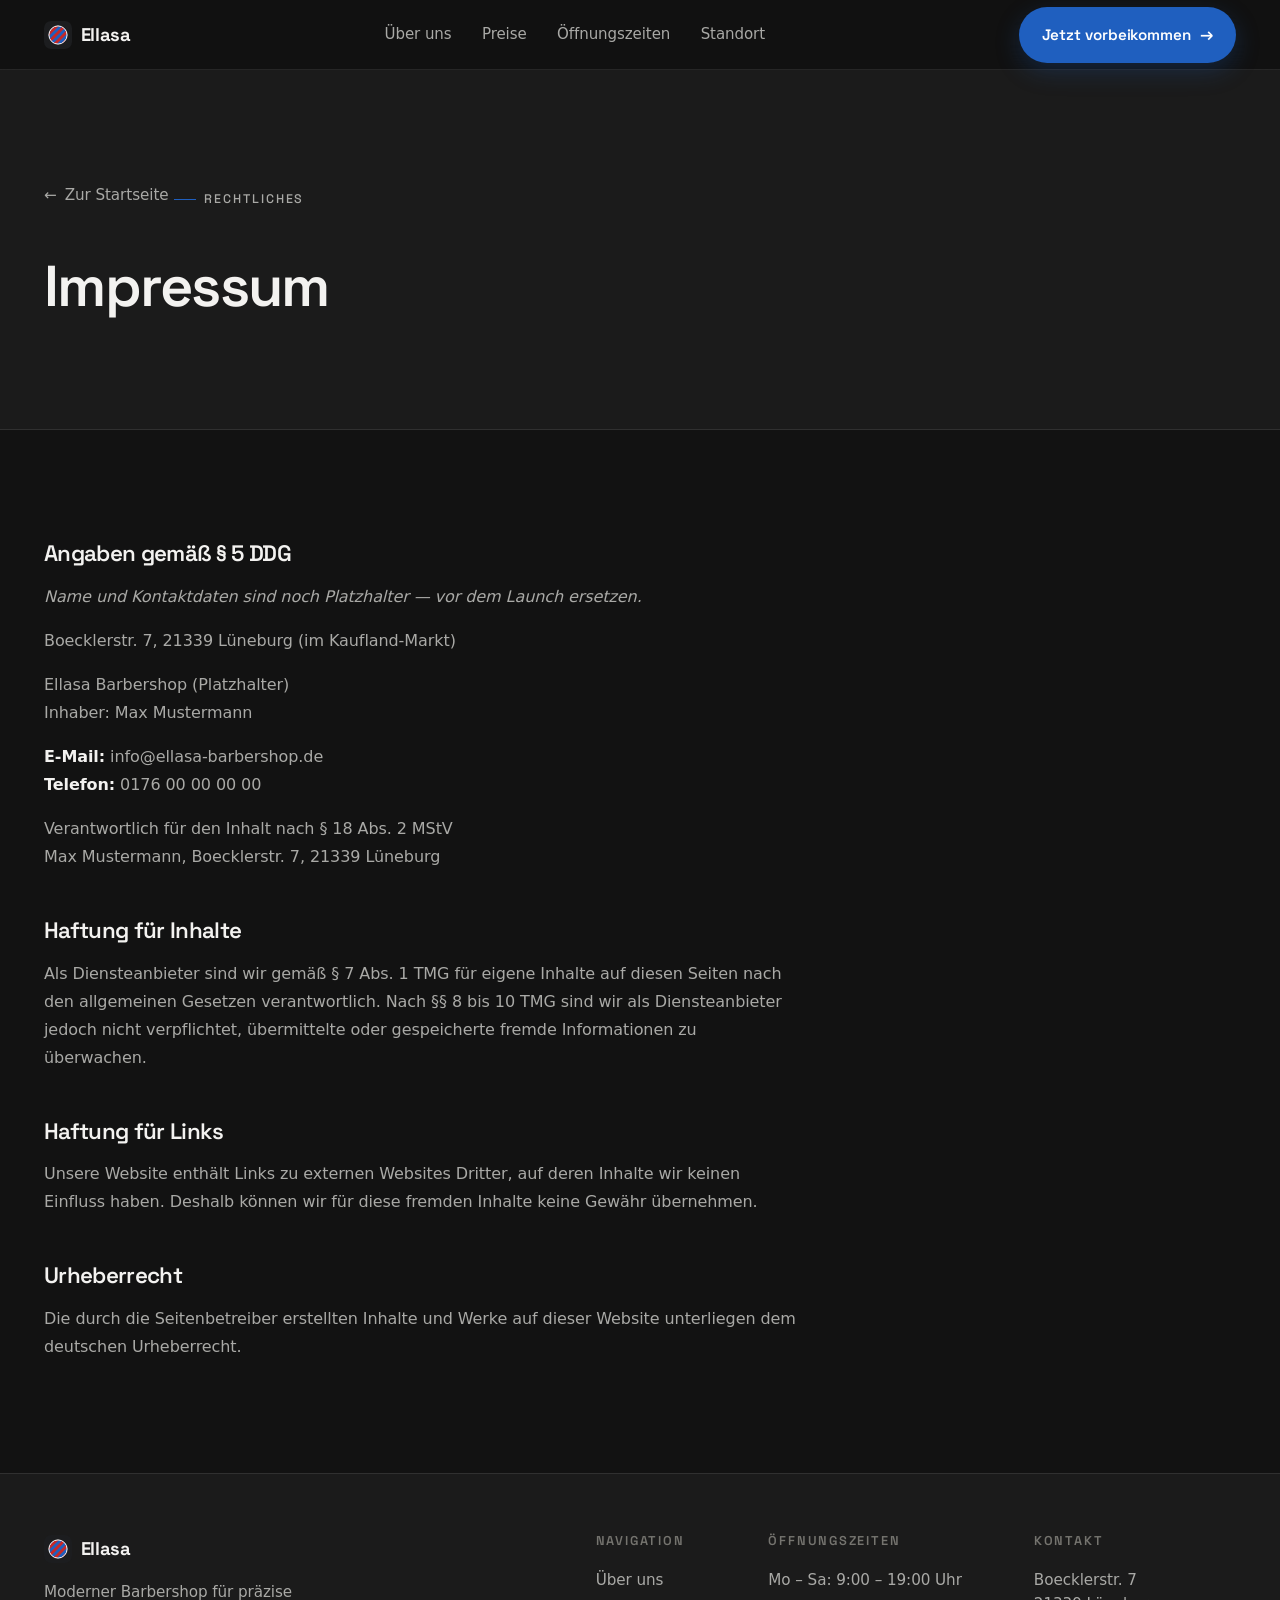
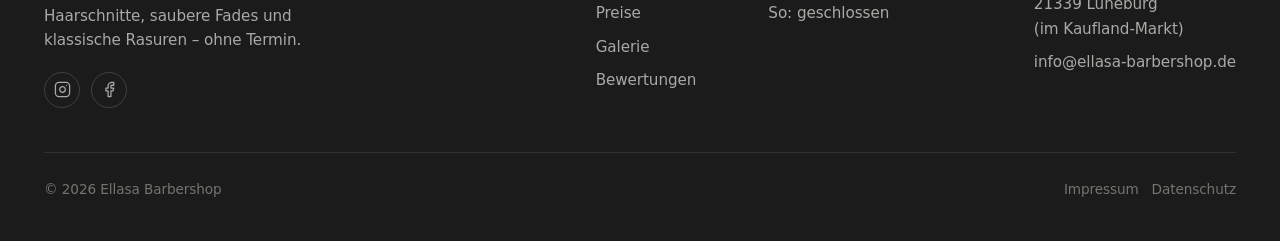
<file: impressum.html>
<!doctype html>
<html lang="de">
<head>
<meta charset="utf-8" />
<meta name="viewport" content="width=device-width, initial-scale=1" />
<title>Impressum | Ellasa Barbershop</title>
<meta name="description" content="Impressum von Ellasa Barbershop gemäß § 5 DDG." />
<meta name="robots" content="noindex, nofollow" />
<link rel="preconnect" href="https://fonts.googleapis.com" />
<link rel="preconnect" href="https://fonts.gstatic.com" crossorigin />
<link href="https://fonts.googleapis.com/css2?family=Space+Grotesk:wght@400;500;600;700&display=swap" rel="stylesheet" />
<link rel="stylesheet" href="styles.css" />
</head>
<body>

<header class="nav" id="nav">
  <div class="wrap">
    <a href="index.html" class="brand">
      <img class="brand-logo" src="assets/logo.svg" alt="Ellasa Logo" />
      <span>Ellasa</span>
    </a>
    <nav class="nav-links" id="nav-links">
      <a href="index.html#ueber">Über uns</a>
      <a href="index.html#preise">Preise</a>
      <a href="index.html#oeffnungszeiten">Öffnungszeiten</a>
      <a href="index.html#standort">Standort</a>
    </nav>
    <div class="nav-cta">
      <a href="index.html#top" class="btn btn-primary" data-magnetic><span>Jetzt vorbeikommen</span> <span class="btn-arrow">&rarr;</span></a>
      <button class="nav-toggle" id="nav-toggle" aria-expanded="false" aria-controls="nav-links" aria-label="Menü öffnen">
        <svg class="icon-menu" viewBox="0 0 24 24" fill="none" stroke="currentColor" stroke-width="2" stroke-linecap="round" stroke-linejoin="round" aria-hidden="true"><line x1="4" y1="6" x2="20" y2="6"/><line x1="4" y1="12" x2="20" y2="12"/><line x1="4" y1="18" x2="20" y2="18"/></svg>
        <svg class="icon-x" viewBox="0 0 24 24" fill="none" stroke="currentColor" stroke-width="2" stroke-linecap="round" stroke-linejoin="round" aria-hidden="true"><line x1="18" y1="6" x2="6" y2="18"/><line x1="6" y1="6" x2="18" y2="18"/></svg>
      </button>
    </div>
  </div>
</header>

<!-- PAGE HERO -->
<section class="page-hero">
  <div class="wrap">
    <a href="index.html" class="back-link"><span aria-hidden="true">&larr;</span> Zur Startseite</a>
    <span class="eyebrow">Rechtliches</span>
    <h1>Impressum</h1>
  </div>
</section>

<!-- LEGAL CONTENT (Platzhalter — vor dem Launch mit echten Angaben ersetzen) -->
<section>
  <div class="wrap">
    <div class="legal-wrap">

      <div class="legal-block reveal">
        <h2>Angaben gemäß § 5 DDG</h2>
        <p><em>Name und Kontaktdaten sind noch Platzhalter — vor dem Launch ersetzen.</em></p>
        <p>Boecklerstr. 7, 21339 Lüneburg (im Kaufland-Markt)</p>
        <p>
          Ellasa Barbershop (Platzhalter)<br />
          Inhaber: Max Mustermann
        </p>
        <p>
          <strong>E-Mail:</strong> info@ellasa-barbershop.de<br />
          <strong>Telefon:</strong> 0176 00 00 00 00
        </p>
        <p>
          Verantwortlich für den Inhalt nach § 18 Abs. 2 MStV<br />
          Max Mustermann, Boecklerstr. 7, 21339 Lüneburg
        </p>
      </div>

      <div class="legal-block reveal">
        <h2>Haftung für Inhalte</h2>
        <p>Als Diensteanbieter sind wir gemäß § 7 Abs. 1 TMG für eigene Inhalte auf diesen Seiten nach den allgemeinen Gesetzen verantwortlich. Nach §§ 8 bis 10 TMG sind wir als Diensteanbieter jedoch nicht verpflichtet, übermittelte oder gespeicherte fremde Informationen zu überwachen.</p>
      </div>

      <div class="legal-block reveal">
        <h2>Haftung für Links</h2>
        <p>Unsere Website enthält Links zu externen Websites Dritter, auf deren Inhalte wir keinen Einfluss haben. Deshalb können wir für diese fremden Inhalte keine Gewähr übernehmen.</p>
      </div>

      <div class="legal-block reveal">
        <h2>Urheberrecht</h2>
        <p>Die durch die Seitenbetreiber erstellten Inhalte und Werke auf dieser Website unterliegen dem deutschen Urheberrecht.</p>
      </div>

    </div>
  </div>
</section>

<!-- FOOTER -->
<footer>
  <div class="wrap">
    <div class="foot-top">
      <div class="foot-brand">
        <div class="brand">
          <img class="brand-logo" src="assets/logo.svg" alt="Ellasa Logo" />
          <span>Ellasa</span>
        </div>
        <p>Moderner Barbershop für präzise Haarschnitte, saubere Fades und klassische Rasuren – ohne Termin.</p>
        <div class="foot-social">
          <a href="#" rel="noopener" aria-label="Ellasa auf Instagram"><svg viewBox="0 0 24 24" fill="none" stroke="currentColor" stroke-width="1.8" stroke-linecap="round" stroke-linejoin="round" aria-hidden="true"><rect x="2" y="2" width="20" height="20" rx="5" ry="5"/><path d="M16 11.37A4 4 0 1 1 12.63 8 4 4 0 0 1 16 11.37z"/><line x1="17.5" y1="6.5" x2="17.51" y2="6.5"/></svg></a>
          <a href="#" rel="noopener" aria-label="Ellasa auf Facebook"><svg viewBox="0 0 24 24" fill="none" stroke="currentColor" stroke-width="1.8" stroke-linecap="round" stroke-linejoin="round" aria-hidden="true"><path d="M18 2h-3a5 5 0 0 0-5 5v3H7v4h3v8h4v-8h3l1-4h-4V7a1 1 0 0 1 1-1h3z"/></svg></a>
        </div>
      </div>
      <div class="foot-cols">
        <div class="foot-col">
          <h4>Navigation</h4>
          <a href="index.html#ueber">Über uns</a>
          <a href="index.html#preise">Preise</a>
          <a href="index.html#galerie">Galerie</a>
          <a href="index.html#bewertungen">Bewertungen</a>
        </div>
        <div class="foot-col">
          <h4>Öffnungszeiten</h4>
          <p>Mo – Sa: 9:00 – 19:00 Uhr</p>
          <p>So: geschlossen</p>
        </div>
        <div class="foot-col">
          <h4>Kontakt</h4>
          <p>Boecklerstr. 7<br>21339 Lüneburg<br>(im Kaufland-Markt)</p>
          <a href="mailto:info@ellasa-barbershop.de">info@ellasa-barbershop.de</a>
        </div>
      </div>
    </div>
    <div class="foot-bottom">
      <span>© 2026 Ellasa Barbershop</span>
      <span><a href="impressum.html">Impressum</a> &nbsp; <a href="datenschutz.html">Datenschutz</a></span>
    </div>
  </div>
</footer>

<script src="app.js"></script>
</body>
</html>
</file>
<file: styles.css>
/* ============================================================
   Ellasa — Barbershop
   Design system (forked from the house style used across the sites,
   see bahn-bildung-nord/styles.css).
   Theme: DARK throughout — small, grounded neighbourhood barbershop
   feel rather than a light corporate look. The hero's photo-texture
   background and the rest of the page now share the same dark base,
   with cards one step lighter for layering.
   Accents: TWO — barber-blue is the PRIMARY accent used everywhere
   siblings use their one accent (buttons, links, focus, eyebrow rule).
   barber-red is a SECONDARY, sparing highlight used only at named
   touchpoints (alternating icon-tiles, step numbers, star ratings,
   quote marks) — never as a page-wide recurring color.
   Fonts: Space Grotesk (display) + system sans (body).
   ============================================================ */

:root{
  --bg:          #121212;   /* near-black — page body */
  --bg-2:        #1b1b1b;   /* elevated surface / cards */
  --bg-3:        #232323;   /* tinted band, one step up from bg-2 */
  --ink:         #2e2e2e;   /* dark neutral block, for tiles/avatars on cards */
  --text:        #f3f2f0;
  --muted:       #a9a9a6;
  --muted-2:     #75746f;
  --line:        rgba(255,255,255,.09);
  --line-2:      rgba(255,255,255,.16);

  --accent:      #1F5FBF;   /* barber-blue — primary accent */
  --accent-hover:#3572cc;
  --accent-ink:  #ffffff;

  --accent-2:      #C62828; /* barber-red — secondary, sparing accent */
  --accent-2-hover:#d94040;
  --accent-2-ink:  #ffffff;

  --steel:       #2b2d31;   /* deep steel for hero texture */
  --radius:      16px;
  --radius-sm:   10px;
  --maxw:        1240px;
  --ease:        cubic-bezier(.16,1,.3,1);
  --sans:        system-ui, -apple-system, "Segoe UI", Roboto, Helvetica, Arial, sans-serif;
  --display:     "Space Grotesk", var(--sans);
}

*{ box-sizing:border-box; }
html{ scroll-behavior:smooth; -webkit-text-size-adjust:100%; }
body{
  margin:0; background:var(--bg); color:var(--text);
  font-family:var(--sans); font-size:16px; line-height:1.6; letter-spacing:-.005em;
  -webkit-font-smoothing:antialiased;
  /* No overflow-x here on purpose: Safari/WebKit silently breaks
     position:sticky on any descendant (the hero's pinned video stage)
     when an ancestor has overflow set to anything but visible. The
     hero-stage clips its own -4% media bleed itself, so nothing here
     actually needs body-level clipping. */
}
h1,h2,h3,h4{ font-family:var(--display); font-weight:600; line-height:1.04; letter-spacing:-.03em; margin:0; }
p{ margin:0; }
a{ color:inherit; text-decoration:none; }
img,svg,video,iframe{ display:block; max-width:100%; }
.wrap{ width:100%; max-width:var(--maxw); margin:0 auto; padding:0 24px; }
.muted{ color:var(--muted); }
.accent{ color:var(--accent); }
section[id]{ scroll-margin-top:88px; }

/* ---------- buttons (pill) ---------- */
.btn{
  display:inline-flex; align-items:center; gap:.55rem;
  font-family:var(--display); font-weight:600; font-size:.95rem;
  padding:.85rem 1.4rem; border-radius:999px; border:1px solid transparent; cursor:pointer;
  transition:transform .18s var(--ease), background .2s var(--ease), color .2s var(--ease), border-color .2s var(--ease);
  will-change:transform; white-space:nowrap;
}
.btn:active{ transform:translateY(1px) scale(.985); }
.btn-primary{ background:var(--accent); color:var(--accent-ink); box-shadow:0 8px 24px rgba(31,95,191,.26); }
.btn-primary:hover{ background:var(--accent-hover); }
.btn-ghost{ background:transparent; color:var(--text); border-color:var(--line-2); }
.btn-ghost:hover{ border-color:var(--text); }
.btn-light{ background:rgba(255,255,255,.10); color:#fff; border-color:rgba(255,255,255,.32); backdrop-filter:blur(4px); }
.btn-light:hover{ background:rgba(255,255,255,.18); border-color:#fff; }
.btn-arrow{ font-size:1.1em; transition:transform .2s var(--ease); }
.btn:hover .btn-arrow{ transform:translateX(3px); }

/* ---------- eyebrow ---------- */
.eyebrow{
  display:inline-flex; align-items:center; gap:.5rem;
  font-family:var(--display); font-size:.78rem; font-weight:500;
  letter-spacing:.16em; text-transform:uppercase; color:var(--muted);
}
.eyebrow::before{ content:""; width:22px; height:1px; background:var(--accent); }
.eyebrow.on-dark{ color:rgba(255,255,255,.82); }

/* ---------- walk-in badge (recurring differentiator) ---------- */
.badge-walkin{
  display:inline-flex; align-items:center; gap:.55rem;
  background:rgba(255,255,255,.10); border:1px solid rgba(255,255,255,.32);
  backdrop-filter:blur(6px); -webkit-backdrop-filter:blur(6px);
  color:#fff; padding:.55rem 1.05rem 0.55rem .8rem; border-radius:999px;
  font-family:var(--display); font-weight:600; font-size:.85rem;
}
.badge-walkin svg{ width:17px; height:17px; color:var(--accent-2); flex:0 0 auto; }
.badge-walkin.on-light{
  background:var(--bg-2); border-color:var(--line-2); color:var(--text);
  box-shadow:0 8px 20px rgba(0,0,0,.35);
}
.badge-walkin.on-light svg{ color:var(--accent); }

/* ---------- callout (the "kein Termin nötig" box, reused on light + dark) ---------- */
.callout{
  border-radius:calc(var(--radius) + 4px);
  padding:26px 30px; display:flex; gap:16px; align-items:flex-start;
}
.callout svg{ width:26px; height:26px; flex:0 0 auto; margin-top:2px; }
.callout p{ font-size:1.02rem; line-height:1.6; }
.callout-dark{
  background:rgba(255,255,255,.08); border:1px solid rgba(255,255,255,.22);
  backdrop-filter:blur(8px); -webkit-backdrop-filter:blur(8px); color:#fff;
}
.callout-dark svg{ color:var(--accent-2); }
.callout-dark p{ color:rgba(255,255,255,.9); }
.callout-light{
  background:var(--bg-2); border:1px solid var(--line-2);
  box-shadow:0 14px 34px rgba(0,0,0,.35);
}
.callout-light svg{ color:var(--accent); }
.callout-light p{ color:var(--text); }
.callout-light strong{ font-weight:600; }

/* ---------- nav ---------- */
header.nav{
  position:sticky; top:0; z-index:50; height:70px; display:flex; align-items:center;
  background:rgba(18,18,18,.82);
  backdrop-filter:blur(14px) saturate(140%); -webkit-backdrop-filter:blur(14px) saturate(140%);
  border-bottom:1px solid var(--line);
}
.nav .wrap{ display:flex; align-items:center; justify-content:space-between; gap:1.5rem; position:relative; }
.brand{ font-family:var(--display); font-weight:700; font-size:1.15rem; letter-spacing:-.02em; display:flex; align-items:center; gap:.55rem; }
.brand-logo{ height:28px; width:auto; flex:0 0 auto; display:block; }
.nav-links{ display:flex; align-items:center; gap:1.9rem; }
.nav-links a{ font-size:.94rem; color:var(--muted); transition:color .2s var(--ease); }
.nav-links a:hover{ color:var(--text); }
.nav-cta{ display:flex; align-items:center; gap:.8rem; }
.nav-toggle{
  display:none; background:none; border:none; cursor:pointer; padding:8px;
  color:var(--text); border-radius:var(--radius-sm);
}
.nav-toggle:hover{ background:var(--bg-3); }
.nav-toggle svg{ width:24px; height:24px; }
.nav-toggle .icon-x{ display:none; }
#nav.nav-open .nav-toggle .icon-menu{ display:none; }
#nav.nav-open .nav-toggle .icon-x{ display:block; }

/* ---------- hero (sticky scroll-scrubbed product video) ----------
   Extra tall so the sticky stage stays pinned while the scroll position
   drives the video's currentTime — "scrolling plays the video". */
.hero{ position:relative; height:210vh; min-height:1500px; }
.hero-stage{
  position:sticky; top:0; height:100vh; overflow:hidden;
  background:var(--ink); display:flex; align-items:center;
}
/* placeholder background, shown until the video has loaded (see poster attr too) */
.hero-media{
  position:absolute; inset:-4%; z-index:1;
  background:var(--steel) url("assets/hero-barber.svg") center/cover no-repeat;
}
.hero-media video{
  position:absolute; inset:0; width:100%; height:100%; object-fit:cover;
}
/* Covers the small "Veo" AI-generation watermark burned into the bottom-right
   corner of the source clip — same masking technique as wn-webting's video
   hero, just tuned to Ellasa's dark palette instead of a light one. */
.hero-watermark-mask{
  position:absolute; right:0; bottom:0; z-index:2; pointer-events:none;
  width:min(26%, 280px); height:min(22%, 200px);
  min-width:140px; min-height:100px;
  background:radial-gradient(circle at 100% 100%, var(--ink) 0%, var(--ink) 55%, rgba(46,46,46,0) 88%);
}
.hero-scrim{
  position:absolute; inset:0; z-index:3; pointer-events:none;
  background:linear-gradient(180deg, rgba(8,8,9,.58) 0%, rgba(8,8,9,.30) 40%, rgba(8,8,9,.84) 100%);
}
.hero-scrim-2{ position:absolute; inset:0; z-index:3; pointer-events:none; background:#0a0a0a; opacity:0; will-change:opacity; }
.hero-content{ position:relative; z-index:5; max-width:680px; padding:0 24px; color:#fff; will-change:transform,opacity; }
.hero-content .eyebrow{ margin-bottom:1rem; }
.hero-badges{ display:flex; flex-wrap:wrap; gap:.8rem; margin-bottom:1.4rem; }
.hero h1{ font-size:clamp(2.6rem,6vw,4.6rem); margin-top:.4rem; }
.hero-sub{ font-size:clamp(1.05rem,1.6vw,1.2rem); color:rgba(255,255,255,.86); margin-top:1.3rem; max-width:52ch; }
.hero-actions{ display:flex; gap:1rem; align-items:center; margin-top:2.1rem; flex-wrap:wrap; }
.hero .callout{ margin-top:2.4rem; max-width:540px; }
.hero-scrollcue{
  position:absolute; left:50%; bottom:26px; transform:translateX(-50%); z-index:5;
  color:rgba(255,255,255,.6); font-size:.72rem; letter-spacing:.18em; text-transform:uppercase;
  display:flex; flex-direction:column; align-items:center; gap:.5rem; font-family:var(--display);
}
.hero-scrollcue span{ width:1px; height:32px; background:linear-gradient(rgba(255,255,255,.7),transparent); }

/* ---------- section shell ---------- */
section:not(.hero){ padding:112px 0; }
.sec-head{ max-width:62ch; margin-bottom:56px; }
.sec-head.center{ margin-left:auto; margin-right:auto; text-align:center; }
.sec-head h2{ font-size:clamp(2rem,4vw,3.1rem); margin-top:1rem; }
.sec-head p{ color:var(--muted); margin-top:1.1rem; font-size:1.08rem; }
.intro-narrow{ max-width:66ch; }
.intro-narrow p{ color:var(--muted); font-size:1.08rem; margin-top:1.2rem; }
.intro-narrow p + p{ margin-top:1rem; }

/* ---------- preise ---------- */
.price-list{ background:var(--bg-2); border:1px solid var(--line); border-radius:var(--radius); padding:8px 36px; max-width:720px; }
.price-row{ display:flex; align-items:baseline; gap:14px; padding:20px 0; border-bottom:1px solid var(--line); }
.price-row:last-child{ border-bottom:none; }
.price-name{ font-family:var(--display); font-weight:600; font-size:1.06rem; white-space:nowrap; }
.price-name small{ display:block; color:var(--muted); font-family:var(--sans); font-weight:400; font-size:.85rem; margin-top:3px; white-space:normal; }
.price-fill{ flex:1; border-bottom:2px dotted var(--line-2); transform:translateY(-7px); min-width:24px; }
.price-amount{ font-family:var(--display); font-weight:700; font-size:1.18rem; color:var(--accent); white-space:nowrap; }

/* ---------- galerie ---------- */
.gallery-grid{ display:grid; grid-template-columns:repeat(4,1fr); grid-auto-rows:190px; gap:16px; }
.gallery-item{
  width:100%; height:100%; object-fit:cover; border-radius:var(--radius);
  border:1px solid var(--line); transition:transform .35s var(--ease);
}
.gallery-item:hover{ transform:scale(1.02); }
.gallery-grid .gallery-item:nth-child(1),
.gallery-grid .gallery-item:nth-child(6){ grid-row:span 2; }

/* ---------- bewertungen ---------- */
.testimonial-grid{ display:grid; grid-template-columns:repeat(3,1fr); gap:24px; }
.testimonial-card{
  background:var(--bg-2); border:1px solid var(--line); border-radius:var(--radius);
  padding:30px 26px; display:flex; flex-direction:column; gap:14px;
}
.testimonial-card .quote-mark{ width:26px; height:26px; color:var(--accent-2); }
.testimonial-card .stars{ display:flex; gap:3px; color:var(--accent-2); }
.testimonial-card .stars svg{ width:15px; height:15px; fill:currentColor; stroke:none; }
.testimonial-card p.quote{ color:var(--text); font-size:.98rem; line-height:1.65; flex:1; }
.testimonial-author{ display:flex; align-items:center; gap:12px; }
.testimonial-author .avatar{
  width:40px; height:40px; border-radius:999px; background:var(--ink); color:#fff;
  display:flex; align-items:center; justify-content:center; font-family:var(--display); font-weight:700; font-size:.88rem; flex:0 0 auto;
}
.testimonial-author b{ display:block; font-family:var(--display); font-weight:600; font-size:.93rem; }
.testimonial-author span{ color:var(--muted-2); font-size:.8rem; }

/* ---------- öffnungszeiten ---------- */
.hours-layout{ display:grid; grid-template-columns:1.05fr .95fr; gap:56px; align-items:start; }
.hours-table{ width:100%; border-collapse:collapse; background:var(--bg-2); border:1px solid var(--line); border-radius:var(--radius); overflow:hidden; }
.hours-table tr{ border-bottom:1px solid var(--line); }
.hours-table tr:last-child{ border-bottom:none; }
.hours-table td{ padding:18px 28px; font-family:var(--display); font-size:1.04rem; }
.hours-table td:first-child{ font-weight:600; }
.hours-table td:last-child{ text-align:right; color:var(--muted); }

/* ---------- standort ---------- */
.location-layout{ display:grid; grid-template-columns:1fr 1.3fr; gap:56px; align-items:start; }
.location-info{ display:grid; gap:20px; }
.location-info .row{ display:flex; gap:14px; align-items:flex-start; }
.location-info svg{ width:22px; height:22px; color:var(--accent); flex:0 0 auto; margin-top:2px; }
.location-info b{ display:block; font-family:var(--display); font-weight:600; }
.location-info span{ color:var(--muted); font-size:.95rem; }
.map-embed{ border-radius:var(--radius); overflow:hidden; border:1px solid var(--line); aspect-ratio:4/3; background:var(--bg-3); }
.map-embed iframe{ width:100%; height:100%; border:0; display:block; }

/* ---------- footer ---------- */
footer{ border-top:1px solid var(--line); padding:60px 0 40px; background:var(--bg-2); }
.foot-top{ display:flex; justify-content:space-between; gap:40px; flex-wrap:wrap; margin-bottom:44px; }
.foot-brand{ max-width:32ch; }
.foot-brand .brand{ color:var(--text); }
.foot-brand p{ color:var(--muted); margin-top:1rem; font-size:.95rem; }
.foot-social{ display:flex; gap:.7rem; margin-top:1.2rem; }
.foot-social a{
  width:36px; height:36px; border-radius:999px; border:1px solid var(--line-2);
  display:flex; align-items:center; justify-content:center; color:var(--muted); transition:all .2s var(--ease);
}
.foot-social a:hover{ color:var(--accent-ink); background:var(--accent); border-color:var(--accent); }
.foot-social svg{ width:17px; height:17px; }
.foot-cols{ display:flex; gap:72px; flex-wrap:wrap; }
.foot-col h4{ font-size:.8rem; text-transform:uppercase; letter-spacing:.14em; color:var(--muted-2); font-family:var(--display); font-weight:600; margin-bottom:1rem; }
.foot-col a,.foot-col p{ display:block; color:var(--muted); font-size:.95rem; padding:.28rem 0; transition:color .2s var(--ease); }
.foot-col a:hover{ color:var(--text); }
.foot-bottom{ display:flex; justify-content:space-between; gap:20px; flex-wrap:wrap; padding-top:26px; border-top:1px solid var(--line); color:var(--muted-2); font-size:.85rem; }
.foot-bottom a{ transition:color .2s var(--ease); }
.foot-bottom a:hover{ color:var(--text); }

/* ---------- legal pages (Impressum, Datenschutz) ---------- */
.page-hero{ position:relative; padding:72px 0 40px; background:var(--bg-2); border-bottom:1px solid var(--line); }
.back-link{ display:inline-flex; align-items:center; gap:.5rem; color:var(--muted); font-size:.95rem; margin-bottom:2rem; transition:color .2s var(--ease); }
.back-link:hover{ color:var(--text); }
.page-hero h1{ font-size:clamp(2.4rem,6vw,3.6rem); margin:1.1rem 0 0; }
.legal-wrap{ max-width:760px; }
.legal-wrap h2{ font-size:1.4rem; margin:0 0 1.1rem; }
.legal-block{ margin-bottom:3rem; }
.legal-block:last-child{ margin-bottom:0; }
.legal-wrap p{ color:var(--muted); font-size:1rem; line-height:1.75; margin-bottom:1rem; }
.legal-wrap p:last-child{ margin-bottom:0; }
.legal-wrap ul{ margin:0 0 1rem; padding-left:1.25rem; color:var(--muted); line-height:1.75; }
.legal-wrap li{ margin-bottom:.3rem; }
.legal-wrap strong{ color:var(--text); font-weight:600; }

/* ---------- scroll reveal ---------- */
.reveal{ opacity:0; transform:translateY(26px); transition:opacity .7s var(--ease), transform .7s var(--ease); }
.reveal.in{ opacity:1; transform:none; }

/* ---------- responsive ---------- */
@media (max-width:960px){
  .nav-links{
    display:none; position:absolute; top:70px; left:0; right:0;
    flex-direction:column; align-items:flex-start; gap:.2rem;
    background:var(--bg-2); border-bottom:1px solid var(--line);
    padding:14px 24px 20px; box-shadow:0 16px 32px rgba(0,0,0,.5);
  }
  .nav-links a{ padding:.6rem 0; width:100%; }
  #nav.nav-open .nav-links{ display:flex; }
  .nav-toggle{ display:inline-flex; }

  .testimonial-grid{ grid-template-columns:1fr; }
  .gallery-grid{ grid-template-columns:1fr 1fr; }
  .hours-layout{ grid-template-columns:1fr; gap:36px; }
  .location-layout{ grid-template-columns:1fr; gap:36px; }
}
@media (max-width:560px){
  .wrap{ padding:0 18px; }
  section:not(.hero){ padding:78px 0; }
  .hero{ height:190vh; min-height:1180px; }
  .hero-content{ padding:0 20px; }
  .gallery-grid{ grid-template-columns:1fr 1fr; grid-auto-rows:150px; }
  .price-list{ padding:6px 22px; }
  .brand span{ white-space:nowrap; }
  .nav-cta .btn{ padding:.68rem 1.05rem; font-size:.86rem; }
  .nav-cta .btn span:not(.btn-arrow){ display:none; }
}

/* ---------- reduced motion ---------- */
@media (prefers-reduced-motion:reduce){
  *{ transition-duration:.001ms !important; scroll-behavior:auto !important; }
  .reveal{ opacity:1; transform:none; }
  .hero{ height:auto; min-height:0; }
  .hero-stage{ position:relative; }
  .hero-content,.hero-scrim-2{ transform:none !important; opacity:1 !important; }
  .hero-scrim-2{ opacity:0 !important; }
}
</file>
